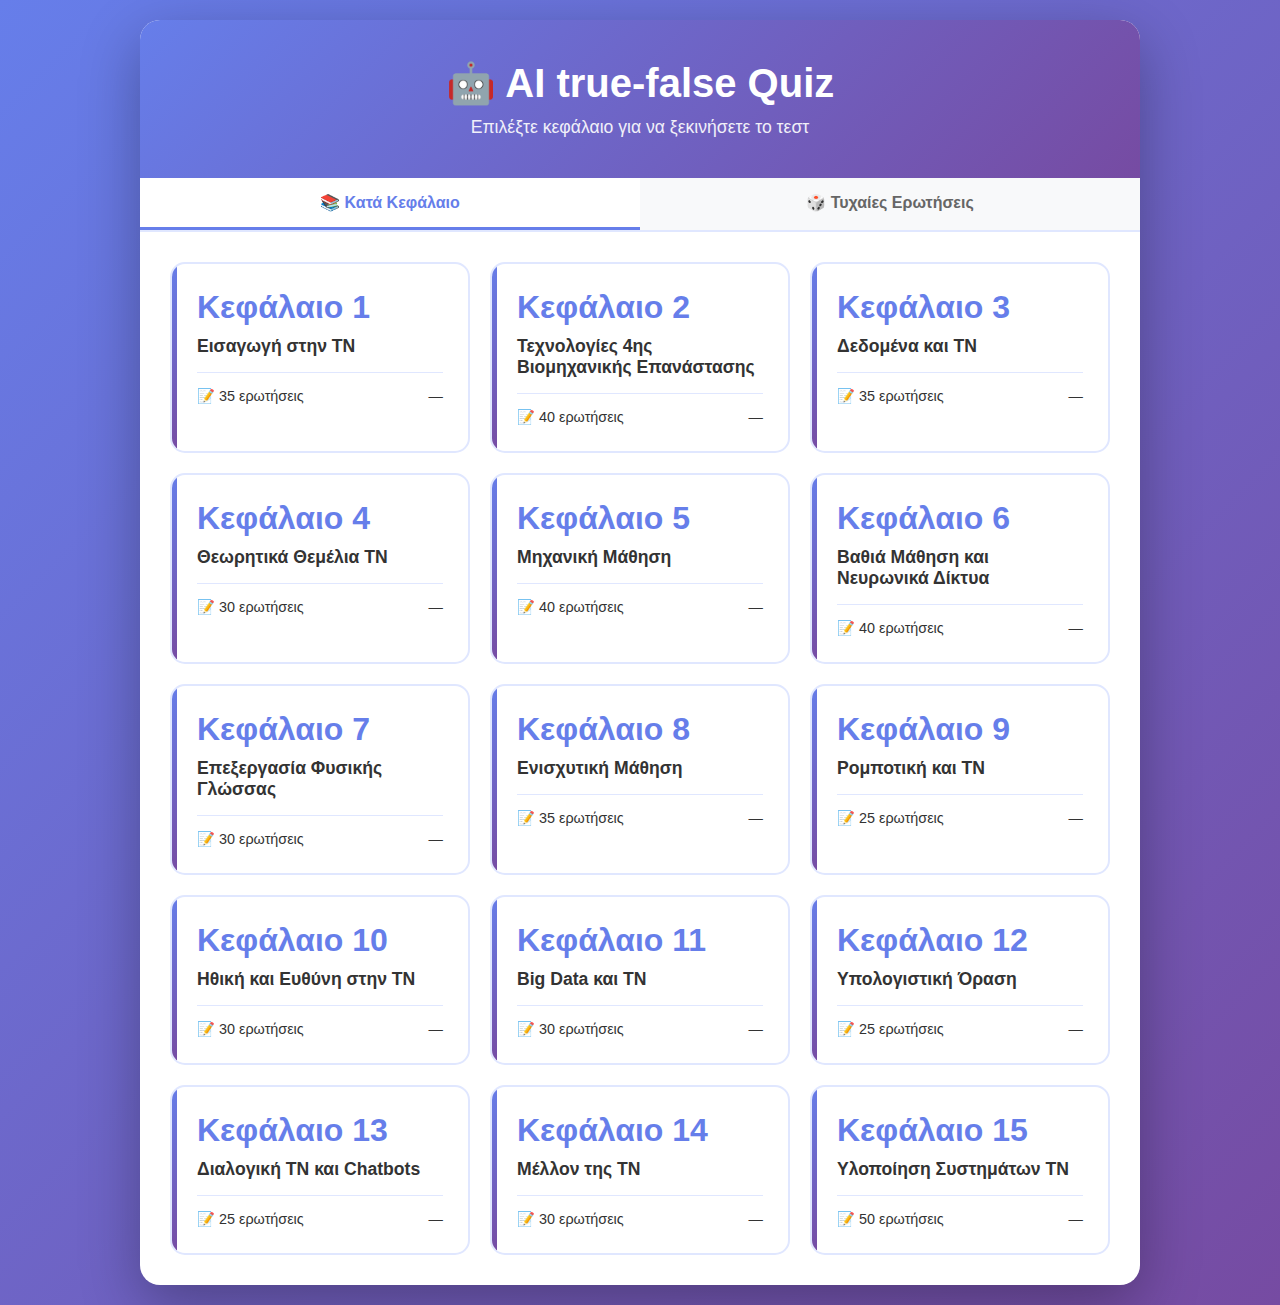
<file: index.html>
<!DOCTYPE html>
<html lang="el">
<head>
  <meta charset="UTF-8">
  <meta name="viewport" content="width=device-width, initial-scale=1.0">
  <title>AI true-false Quiz</title>
  <link rel="stylesheet" href="style.css">
</head>
<body>
  <div class="container">
    <header>
      <h1>🤖 AI true-false Quiz</h1>
      <p class="subtitle">Επιλέξτε κεφάλαιο για να ξεκινήσετε το τεστ</p>
    </header>

    <div class="tabs">
      <button class="tab-button active" onclick="switchTab('chapters')">📚 Κατά Κεφάλαιο</button>
      <button class="tab-button" onclick="switchTab('random')">🎲 Τυχαίες Ερωτήσεις</button>
    </div>

    <!-- Tab 1: Chapters -->
    <div id="chapters-tab" class="tab-content active">
      <div class="chapters-grid" id="chapters-container"></div>
    </div>

    <!-- Tab 2: Random Quizzes -->
    <div id="random-tab" class="tab-content">
      <div class="random-options">
        <div class="option-card" onclick="show20QuestionSelector()">
          <div class="option-icon">🎯</div>
          <div class="option-title">20 Τυχαίες Ερωτήσεις</div>
          <div class="option-description">Ανά κεφάλαιο - Επιλέξτε κεφάλαιο</div>
          <div class="option-details">Επιλογή κεφαλαίου →</div>
        </div>

        <div class="option-card" onclick="startRandomQuiz(60)">
          <div class="option-icon">🌟</div>
          <div class="option-title">60 Τυχαίες Ερωτήσεις</div>
          <div class="option-description">Από όλα τα κεφάλαια - Ισοσταθμισμένη κατανομή</div>
          <div class="option-details">Πολύ Δύσκολο</div>
        </div>
      </div>

      <!-- Modal για επιλογή κεφαλαίου -->
      <div id="chapter-selector-modal" class="modal hidden">
        <div class="modal-content">
          <div class="modal-header">
            <h2>Επιλέξτε κεφάλαιο</h2>
            <button class="close-btn" onclick="closeChapterSelector()">&times;</button>
          </div>
          <div class="modal-body">
            <div class="chapter-selector-grid" id="chapter-selector-grid"></div>
          </div>
        </div>
      </div>
    </div>
  </div>
  <script src="script.js"></script>
</body>
</html>
</file>
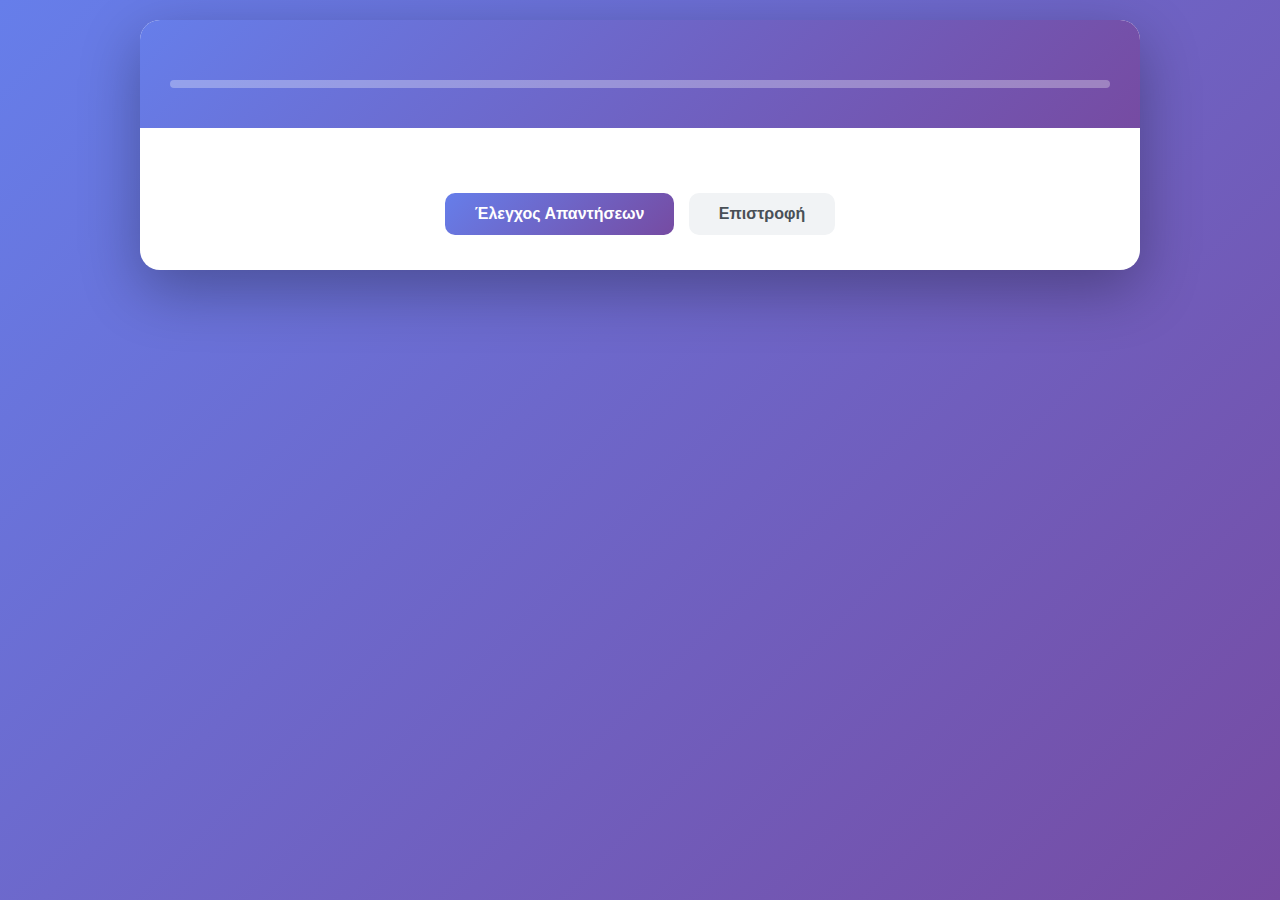
<file: quiz.html>
<!DOCTYPE html>
<html lang="el">
<head>
  <meta charset="UTF-8">
  <meta name="viewport" content="width=device-width, initial-scale=1.0">
  <title>Quiz Κεφαλαίου</title>
  <link rel="stylesheet" href="style.css">
</head>
<body>
  <div class="container">
    <header>
      <h1 id="chapter-title"></h1>
      <div class="progress-bar">
        <div class="progress-fill" id="progress"></div>
      </div>
    </header>
    <div id="quiz-container"></div>
    <div class="button-container">
      <button class="btn btn-primary" id="submit-btn">Έλεγχος Απαντήσεων</button>
      <button class="btn btn-secondary" onclick="window.location='index.html'">Επιστροφή</button>
    </div>
    <div id="results" class="hidden"></div>
  </div>
  <script src="quiz.js"></script>
</body>
</html>
</file>
<file: style.css>
* {
  margin: 0;
  padding: 0;
  box-sizing: border-box;
}

body {
  font-family: -apple-system, BlinkMacSystemFont, 'Segoe UI', 'Roboto', sans-serif;
  background: linear-gradient(135deg, #667eea 0%, #764ba2 100%);
  min-height: 100vh;
  padding: 20px;
  color: #333;
}

.container {
  max-width: 1000px;
  margin: 0 auto;
  background: white;
  border-radius: 20px;
  box-shadow: 0 20px 60px rgba(0,0,0,0.3);
  overflow: hidden;
}

header {
  background: linear-gradient(135deg, #667eea 0%, #764ba2 100%);
  color: white;
  padding: 40px 30px;
  text-align: center;
}

header h1 {
  font-size: 2.5em;
  margin-bottom: 10px;
  font-weight: 700;
}

.subtitle {
  font-size: 1.1em;
  opacity: 0.9;
}

.tabs {
  display: flex;
  border-bottom: 2px solid #e0e7ff;
  background: #f8f9fa;
}

.tab-button {
  flex: 1;
  padding: 15px 20px;
  border: none;
  background: none;
  cursor: pointer;
  font-size: 1em;
  font-weight: 600;
  color: #666;
  transition: all 0.3s ease;
  border-bottom: 3px solid transparent;
}

.tab-button:hover {
  color: #667eea;
  background: white;
}

.tab-button.active {
  color: #667eea;
  border-bottom-color: #667eea;
  background: white;
}

.tab-content {
  display: none;
}

.tab-content.active {
  display: block;
}

.chapters-grid {
  display: grid;
  grid-template-columns: repeat(auto-fill, minmax(280px, 1fr));
  gap: 20px;
  padding: 30px;
}

.chapter-card {
  background: white;
  border: 2px solid #e0e7ff;
  border-radius: 15px;
  padding: 25px;
  transition: all 0.3s ease;
  cursor: pointer;
  position: relative;
  overflow: hidden;
}

.chapter-card:hover {
  transform: translateY(-5px);
  box-shadow: 0 10px 25px rgba(102, 126, 234, 0.3);
  border-color: #667eea;
}

.chapter-card::before {
  content: '';
  position: absolute;
  top: 0;
  left: 0;
  width: 5px;
  height: 100%;
  background: linear-gradient(135deg, #667eea 0%, #764ba2 100%);
}

.chapter-number {
  font-size: 2em;
  font-weight: bold;
  color: #667eea;
  margin-bottom: 10px;
}

.chapter-title {
  font-size: 1.1em;
  font-weight: 600;
  color: #333;
  margin-bottom: 15px;
}

.chapter-info {
  display: flex;
  justify-content: space-between;
  margin-top: 15px;
  padding-top: 15px;
  border-top: 1px solid #e0e7ff;
  font-size: 0.9em;
}

.random-options {
  display: grid;
  grid-template-columns: repeat(auto-fit, minmax(300px, 1fr));
  gap: 30px;
  padding: 40px;
}

.option-card {
  background: white;
  border: 2px solid #e0e7ff;
  border-radius: 15px;
  padding: 30px;
  text-align: center;
  transition: all 0.3s ease;
  cursor: pointer;
  position: relative;
}

.option-card:hover {
  transform: translateY(-10px);
  box-shadow: 0 15px 40px rgba(102, 126, 234, 0.3);
  border-color: #667eea;
}

.option-card::before {
  content: '';
  position: absolute;
  top: 0;
  left: 0;
  width: 100%;
  height: 4px;
  background: linear-gradient(90deg, #667eea 0%, #764ba2 100%);
}

.option-icon {
  font-size: 3em;
  margin-bottom: 15px;
}

.option-title {
  font-size: 1.3em;
  font-weight: 700;
  color: #333;
  margin-bottom: 10px;
}

.option-description {
  font-size: 0.95em;
  color: #666;
  margin-bottom: 15px;
}

.option-details {
  display: inline-block;
  background: linear-gradient(135deg, #667eea 0%, #764ba2 100%);
  color: white;
  padding: 8px 16px;
  border-radius: 20px;
  font-size: 0.9em;
  font-weight: 600;
}

/* MODAL STYLES */
.modal {
  position: fixed;
  top: 0;
  left: 0;
  width: 100%;
  height: 100%;
  background: rgba(0, 0, 0, 0.5);
  display: flex;
  align-items: center;
  justify-content: center;
  z-index: 1000;
}

.modal.hidden {
  display: none;
}

.modal-content {
  background: white;
  border-radius: 20px;
  box-shadow: 0 20px 60px rgba(0,0,0,0.4);
  max-width: 600px;
  width: 90%;
  max-height: 80vh;
  overflow-y: auto;
  animation: slideIn 0.3s ease;
}

@keyframes slideIn {
  from {
    opacity: 0;
    transform: translateY(-30px);
  }
  to {
    opacity: 1;
    transform: translateY(0);
  }
}

.modal-header {
  background: linear-gradient(135deg, #667eea 0%, #764ba2 100%);
  color: white;
  padding: 30px;
  display: flex;
  justify-content: space-between;
  align-items: center;
}

.modal-header h2 {
  margin: 0;
  font-size: 1.5em;
}

.close-btn {
  background: none;
  border: none;
  color: white;
  font-size: 2em;
  cursor: pointer;
  padding: 0;
  transition: transform 0.3s ease;
}

.close-btn:hover {
  transform: rotate(90deg);
}

.modal-body {
  padding: 30px;
}

.chapter-selector-grid {
  display: grid;
  grid-template-columns: repeat(auto-fill, minmax(150px, 1fr));
  gap: 15px;
}

.chapter-selector-item {
  background: #f8f9fa;
  border: 2px solid #e0e7ff;
  border-radius: 12px;
  padding: 20px;
  text-align: center;
  cursor: pointer;
  transition: all 0.3s ease;
}

.chapter-selector-item:hover {
  transform: translateY(-3px);
  border-color: #667eea;
  background: #f0f3ff;
}

.chapter-selector-item.selected {
  background: linear-gradient(135deg, #667eea 0%, #764ba2 100%);
  color: white;
  border-color: #667eea;
}

.chapter-selector-num {
  font-size: 1.8em;
  font-weight: bold;
  color: #667eea;
  margin-bottom: 8px;
}

.chapter-selector-item.selected .chapter-selector-num {
  color: white;
}

.chapter-selector-title {
  font-size: 0.85em;
  line-height: 1.3;
  color: #666;
}

.chapter-selector-item.selected .chapter-selector-title {
  color: white;
}

.progress-text {
  margin-top: 10px;
  font-size: 0.9em;
  opacity: 0.8;
}

.progress-bar {
  background: rgba(255,255,255,0.3);
  height: 8px;
  border-radius: 4px;
  margin-top: 20px;
  overflow: hidden;
}

.progress-fill {
  background: white;
  height: 100%;
  width: 0%;
  transition: width 0.3s ease;
}

#quiz-container {
  padding: 30px;
}

.question {
  background: #f8f9fa;
  border-left: 4px solid #667eea;
  border-radius: 10px;
  padding: 25px;
  margin-bottom: 20px;
}

.question p {
  font-size: 1.1em;
  margin-bottom: 15px;
  line-height: 1.6;
}

.question label {
  display: block;
  padding: 12px 20px;
  margin: 10px 0;
  background: white;
  border: 2px solid #e0e7ff;
  border-radius: 8px;
  cursor: pointer;
  transition: all 0.3s ease;
}

.question label:hover {
  border-color: #667eea;
  background: #f8f9ff;
}

.button-container {
  padding: 0 30px 30px;
  text-align: center;
}

.btn {
  padding: 12px 30px;
  border: none;
  border-radius: 10px;
  font-size: 1em;
  font-weight: 600;
  cursor: pointer;
  transition: all 0.3s ease;
  margin: 5px;
}

.btn-primary {
  background: linear-gradient(135deg, #667eea 0%, #764ba2 100%);
  color: white;
}

.btn-primary:hover {
  transform: translateY(-2px);
  box-shadow: 0 5px 15px rgba(102, 126, 234, 0.4);
}

.btn-primary:disabled {
  background: #ccc;
  cursor: not-allowed;
  transform: none;
}

.btn-secondary {
  background: #f1f3f5;
  color: #495057;
}

#results {
  padding: 30px;
  background: #f8f9fa;
}

#results h2 {
  color: #667eea;
  margin-bottom: 20px;
  text-align: center;
}

#results table {
  width: 100%;
  border-collapse: collapse;
  background: white;
  border-radius: 10px;
  overflow: hidden;
  box-shadow: 0 5px 15px rgba(0,0,0,0.1);
}

#results th {
  background: linear-gradient(135deg, #667eea 0%, #764ba2 100%);
  color: white;
  padding: 15px;
  font-weight: 600;
  text-align: left;
}

#results td {
  padding: 15px;
  border-bottom: 1px solid #e0e7ff;
  font-size: 0.95em;
}

.correct {
  color: #51cf66;
  font-weight: bold;
}

.incorrect {
  color: #ff6b6b;
  font-weight: bold;
}

.score-display {
  background: linear-gradient(135deg, #667eea 0%, #764ba2 100%);
  color: white;
  padding: 30px;
  border-radius: 15px;
  text-align: center;
  margin: 20px 0;
  font-size: 1.5em;
}

.hidden {
  display: none;
}

@media (max-width: 768px) {
  .chapters-grid {
    grid-template-columns: 1fr;
  }
  .random-options {
    grid-template-columns: 1fr;
  }
  .chapter-selector-grid {
    grid-template-columns: repeat(2, 1fr);
  }
  header h1 {
    font-size: 2em;
  }
}
</file>
